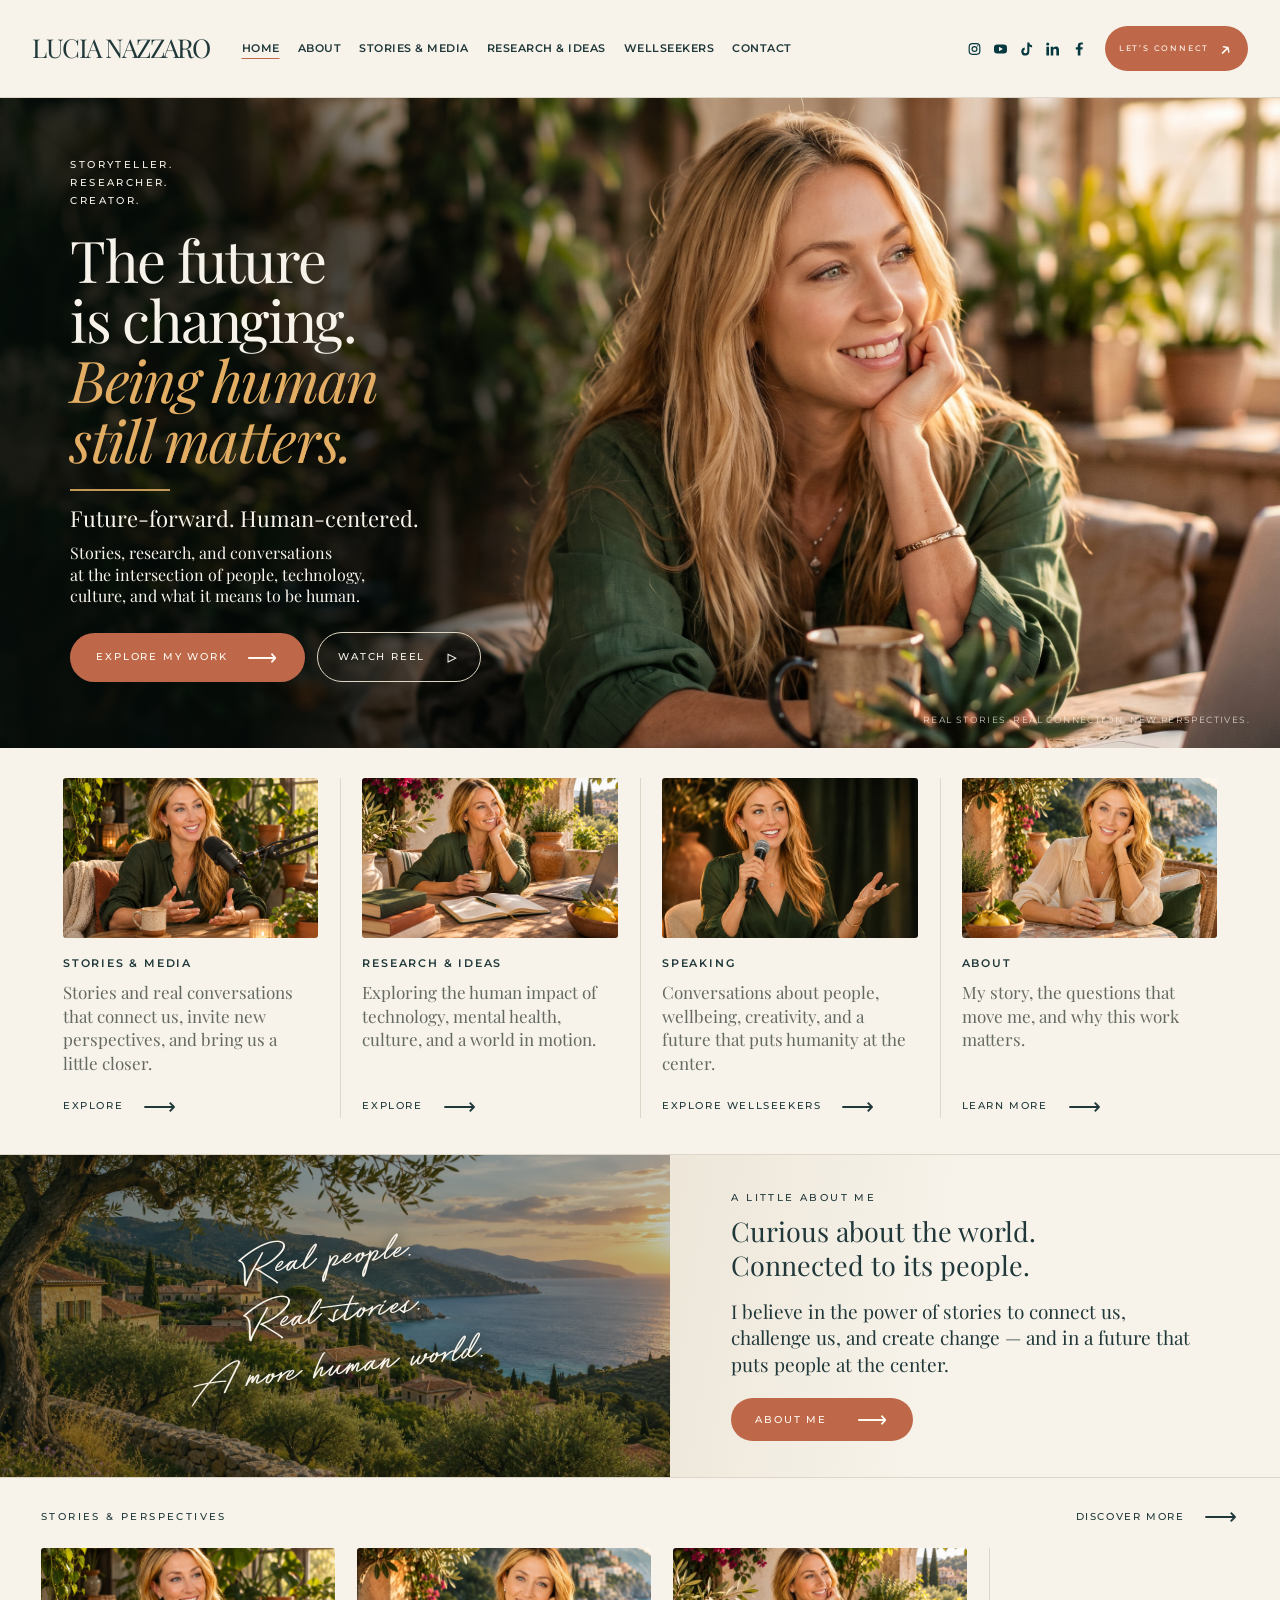
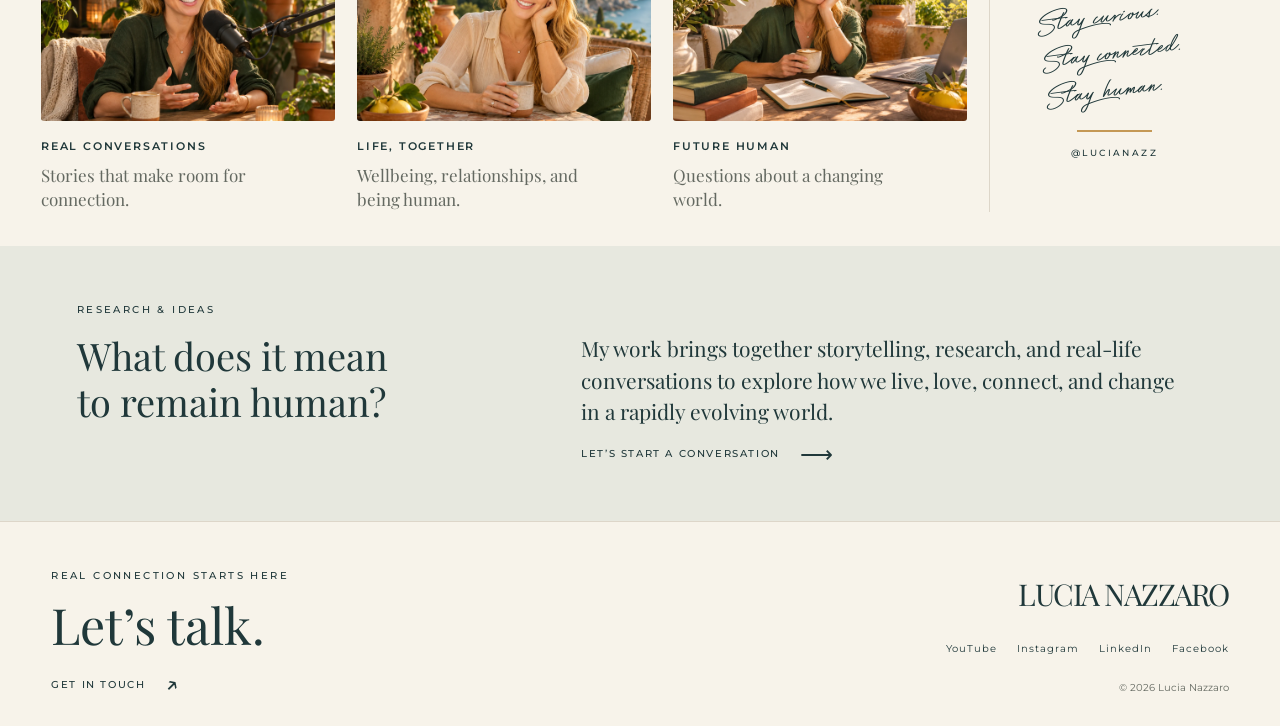
<file: index.html>
<!doctype html>
<html lang="en">
<head>
  <meta charset="utf-8">
  <meta name="viewport" content="width=device-width, initial-scale=1">
  <meta name="description" content="Stories, research, and real-life conversations exploring connection, culture, wellbeing, and what makes us human.">
  <title>Lucia Nazzaro — Future-forward. Human-centered.</title>
  <link rel="stylesheet" href="styles.css">
  <script src="site.js" defer></script>
</head>
<body>
<a class="skip-link" href="#main">Skip to content</a>
<header class="site-header">
  <a class="wordmark" href="index.html" aria-label="Lucia Nazzaro home">LUCIA NAZZARO</a>
  <button class="menu-toggle" aria-controls="navigation" aria-expanded="false">Menu <span aria-hidden="true">☰</span></button>
  <nav id="navigation" aria-label="Main navigation">
    <a href="index.html" aria-current="page">Home</a><a href="about.html">About</a><a href="media.html">Stories &amp; Media</a><a href="research.html">Research &amp; Ideas</a><a href="https://wellseekers.com/">WellSeekers</a><a href="contact.html">Contact</a>
  </nav>
  <div class="header-socials" aria-label="Social media">
    <a href="https://www.instagram.com/lucianazz/" aria-label="Instagram"><svg class="instagram-mark" viewBox="0 0 24 24" aria-hidden="true"><rect x="2.2" y="2.2" width="19.6" height="19.6" rx="6"/><circle cx="12" cy="12" r="4.5"/><circle class="solid" cx="17.8" cy="6.2" r="1.35"/></svg></a>
    <a href="https://www.youtube.com/@lucianazzaro" aria-label="YouTube"><svg viewBox="0 0 24 24" aria-hidden="true"><path fill-rule="evenodd" d="M6 3.5h12a6 6 0 0 1 6 6v5a6 6 0 0 1-6 6H6a6 6 0 0 1-6-6v-5a6 6 0 0 1 6-6Zm3.2 5.2v6.6c0 .5.5.8.9.5l5.6-3.3a.6.6 0 0 0 0-1L10.1 8.2c-.4-.3-.9 0-.9.5Z"/></svg></a>
    <button type="button" disabled aria-label="TikTok — profile link pending" title="TikTok profile link pending"><svg viewBox="0 0 24 24" aria-hidden="true"><path d="M13.5 0h3.7c.3 3 2 4.8 5.1 5.3v3.8a12 12 0 0 1-5.1-1.6v9.1a7.4 7.4 0 1 1-8.5-7.3v4a3.5 3.5 0 1 0 4.8 3.3V0Z"/></svg></button>
    <a href="https://www.linkedin.com/in/lucianazzaro/" aria-label="LinkedIn"><svg viewBox="0 0 24 24" aria-hidden="true"><path d="M.7 7.8h4.9V24H.7ZM3.2 0a2.8 2.8 0 1 0 0 5.6 2.8 2.8 0 0 0 0-5.6ZM8.7 7.8h4.7V10h.1c.7-1.3 2.3-2.7 4.7-2.7 5 0 5.8 3.3 5.8 7.5V24h-4.9v-8.2c0-2 0-4.4-2.7-4.4s-3 2.1-3 4.3V24H8.7Z"/></svg></a>
    <a href="https://www.facebook.com/lucianazzaro" aria-label="Facebook"><svg viewBox="0 0 24 24" aria-hidden="true"><path d="M15.5 24V13.1h3.7l.6-4.3h-4.3V6c0-1.3.4-2.1 2.2-2.1H20V.2C19.6.1 18.2 0 16.6 0c-3.5 0-5.9 2.1-5.9 6v2.8H7v4.3h3.7V24Z"/></svg></a>
  </div>
  <a class="button header-cta" href="contact.html">Let’s connect <span aria-hidden="true">↗</span></a>
</header>
<main id="main">
  <section class="hero" aria-labelledby="hero-title">
    <img class="hero-image" src="assets/hero.jpeg" alt="Lucia seated at a café table in warm afternoon light" fetchpriority="high">
    <div class="hero-shade"></div>
    <div class="hero-copy">
      <p class="eyebrow">Storyteller.<br>Researcher.<br>Creator.</p>
      <h1 id="hero-title">The future<br>is changing.<br><em>Being human<br>still matters.</em></h1>
      <div class="gold-rule"></div>
      <p class="hero-subtitle">Future-forward. Human-centered.</p>
      <p class="hero-description">Stories, research, and conversations<br class="desktop-break"> at the intersection of people, technology,<br class="desktop-break"> culture, and what it means to be human.</p>
      <div class="hero-actions"><a class="button" href="media.html">Explore my work <span aria-hidden="true">⟶</span></a><a class="button button-outline" href="https://www.youtube.com/watch?v=0uvvN4AVilI">Watch reel <span class="play-icon" aria-hidden="true">▷</span></a></div>
    </div>
    <span class="hero-caption">Real stories. Real connection. New perspectives.</span>
  </section>

  <section class="pathways" aria-label="Explore Lucia’s work">
    <article class="pathway" id="stories">
      <a class="image-link" href="media.html" aria-label="Explore Lucia’s existing stories and media"><img src="assets/stories.webp" alt="Editorial concept of Lucia in a conversational recording setting" loading="lazy"></a>
      <h2>Stories &amp; Media</h2><p>Stories and real conversations that connect us, invite new perspectives, and bring us a little closer.</p>
      <a class="text-link" href="media.html">Explore <span aria-hidden="true">⟶</span></a>
    </article>
    <article class="pathway" id="research">
      <a class="image-link" href="research.html" aria-label="Explore research and ideas"><img src="assets/research.webp" alt="Editorial concept of a sunlit research workspace with books and notes" loading="lazy"></a>
      <h2>Research &amp; Ideas</h2><p>Exploring the human impact of technology, mental health, culture, and a world in motion.</p>
      <a class="text-link" href="research.html">Explore <span aria-hidden="true">⟶</span></a>
    </article>
    <article class="pathway">
      <a class="image-link" href="https://wellseekers.com/" aria-label="Explore speaking through WellSeekers"><img src="assets/speaking.webp" alt="Editorial concept of Lucia holding a microphone" loading="lazy"></a>
      <h2>Speaking</h2><p>Conversations about people, wellbeing, creativity, and a future that puts humanity at the center.</p>
      <a class="text-link" href="https://wellseekers.com/">Explore WellSeekers <span aria-hidden="true">⟶</span></a>
    </article>
    <article class="pathway">
      <a class="image-link" href="about.html" aria-label="Learn about Lucia"><img src="assets/about.webp" alt="Editorial concept of Lucia on a Mediterranean terrace" loading="lazy"></a>
      <h2>About</h2><p>My story, the questions that move me, and why this work matters.</p>
      <a class="text-link" href="about.html">Learn more <span aria-hidden="true">⟶</span></a>
    </article>
  </section>

  <section class="statement" id="about" aria-labelledby="about-title">
    <div class="statement-visual"><img src="assets/coast.webp" alt="Mediterranean coastal village overlooking the sea in golden light" loading="lazy"><div class="statement-overlay"></div><p class="signature">Real people.<br>Real stories.<br>A more human world.</p></div>
    <div class="statement-copy"><p class="eyebrow">A little about me</p><h2 id="about-title">Curious about the world.<br>Connected to its people.</h2><p>I believe in the power of stories to connect us, challenge us, and create change — and in a future that puts people at the center.</p><a class="button" href="about.html">About me <span aria-hidden="true">⟶</span></a></div>
  </section>

  <section class="perspectives" aria-labelledby="perspectives-title">
    <div class="section-heading"><h2 class="eyebrow" id="perspectives-title">Stories &amp; perspectives</h2><a class="text-link" href="media.html">Discover more <span aria-hidden="true">⟶</span></a></div>
    <div class="perspective-grid">
      <a class="perspective" href="media.html"><img src="assets/stories.webp" alt="Conversational recording concept" loading="lazy"><h3>Real conversations</h3><p>Stories that make room for connection.</p></a>
      <a class="perspective" href="https://wellseekers.com/"><img src="assets/about.webp" alt="Mediterranean portrait concept" loading="lazy"><h3>Life, together</h3><p>Wellbeing, relationships, and being human.</p></a>
      <a class="perspective" href="research.html"><img src="assets/research.webp" alt="Books and notes in a sunlit workspace" loading="lazy"><h3>Future human</h3><p>Questions about a changing world.</p></a>
      <div class="closing-note"><p class="signature">Stay curious.<br>Stay connected.<br>Stay human.</p><div class="gold-rule"></div><span class="eyebrow">@lucianazz</span></div>
    </div>
  </section>
  <section class="research-note" id="research-note"><p class="eyebrow">Research &amp; Ideas</p><h2>What does it mean<br>to remain human?</h2><p>My work brings together storytelling, research, and real-life conversations to explore how we live, love, connect, and change in a rapidly evolving world.</p><a class="text-link" href="contact.html">Let’s start a conversation <span aria-hidden="true">⟶</span></a></section>
</main>
<footer id="contact"><div><p class="eyebrow">Real connection starts here</p><h2>Let’s talk.</h2><a class="text-link" href="contact.html">Get in touch <span aria-hidden="true">↗</span></a></div><div class="footer-right"><a class="wordmark" href="index.html">LUCIA NAZZARO</a><div class="socials" aria-label="Social profiles"><a href="https://www.youtube.com/@lucianazzaro">YouTube</a><a href="https://www.instagram.com/lucianazz/">Instagram</a><a href="https://www.linkedin.com/in/lucianazzaro/">LinkedIn</a><a href="https://www.facebook.com/lucianazzaro">Facebook</a></div><p class="copyright">© 2026 Lucia Nazzaro</p></div></footer>
</body>
</html>
</file>
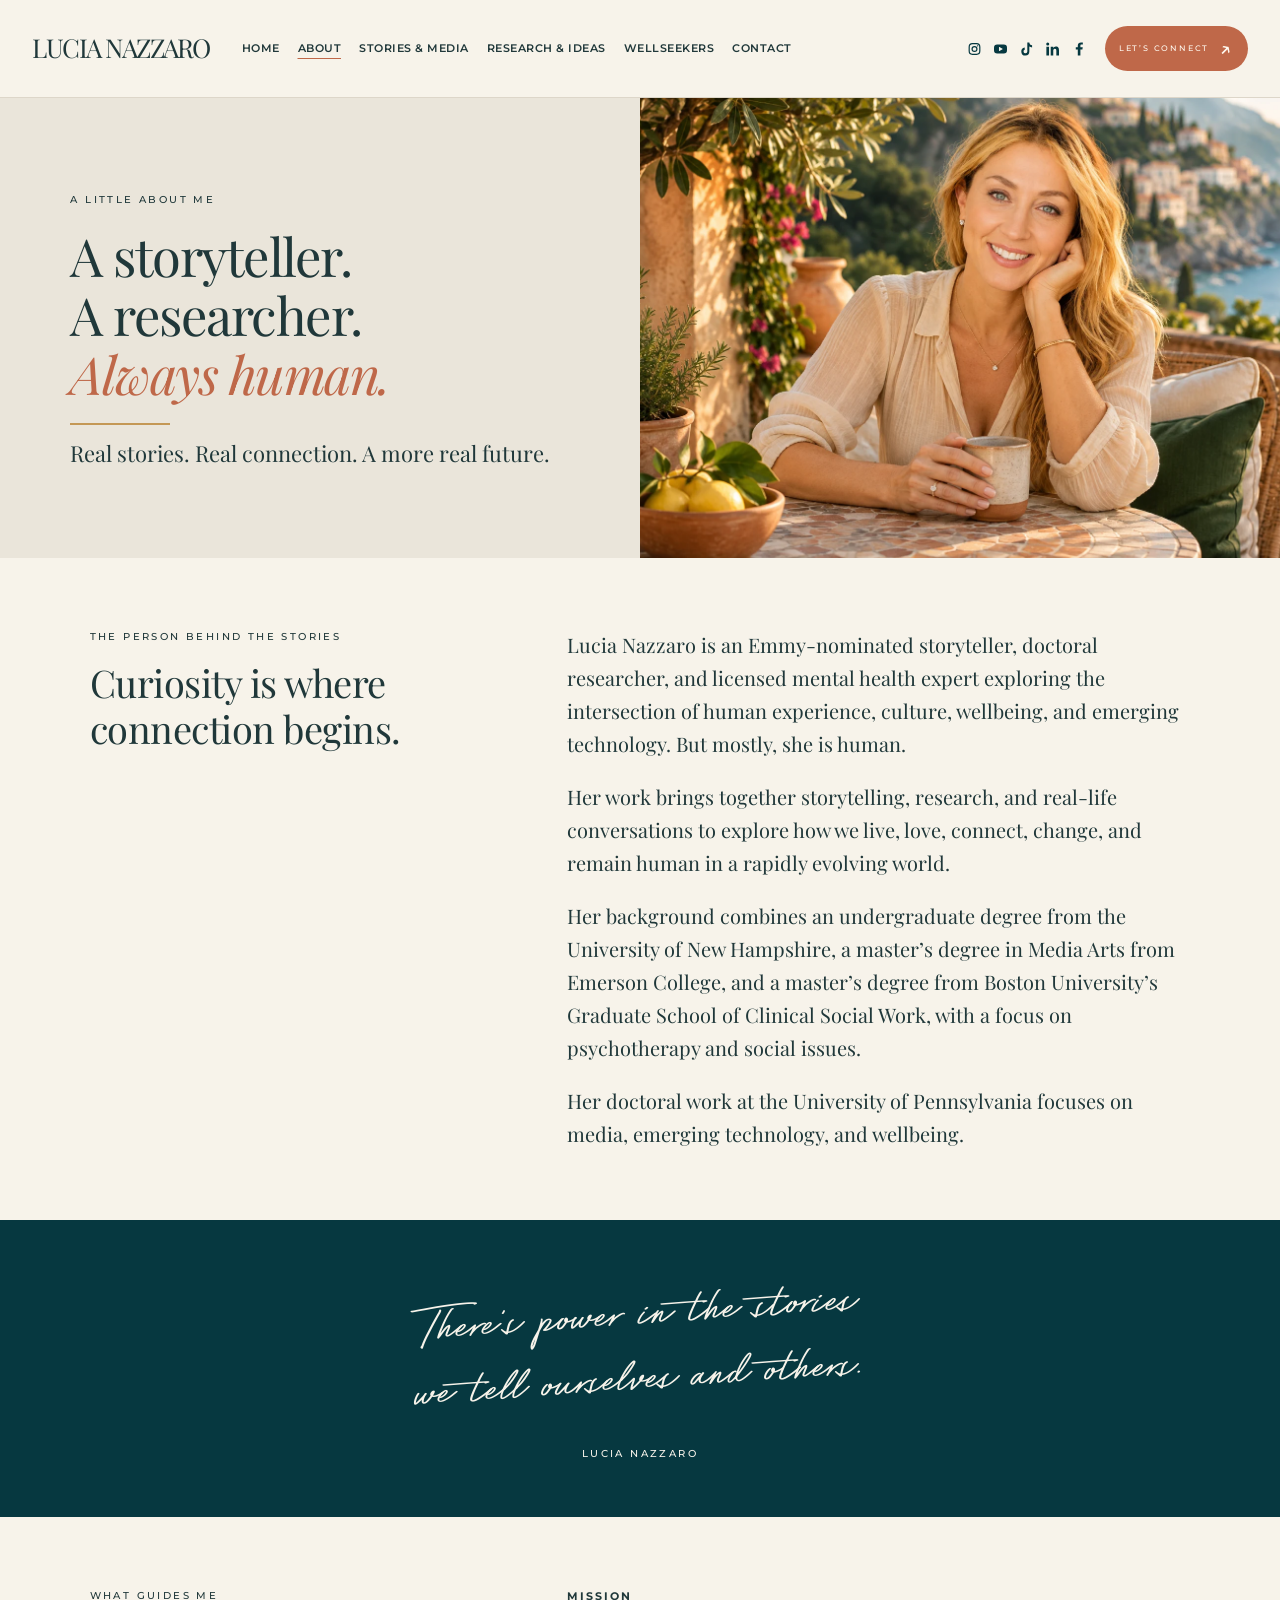
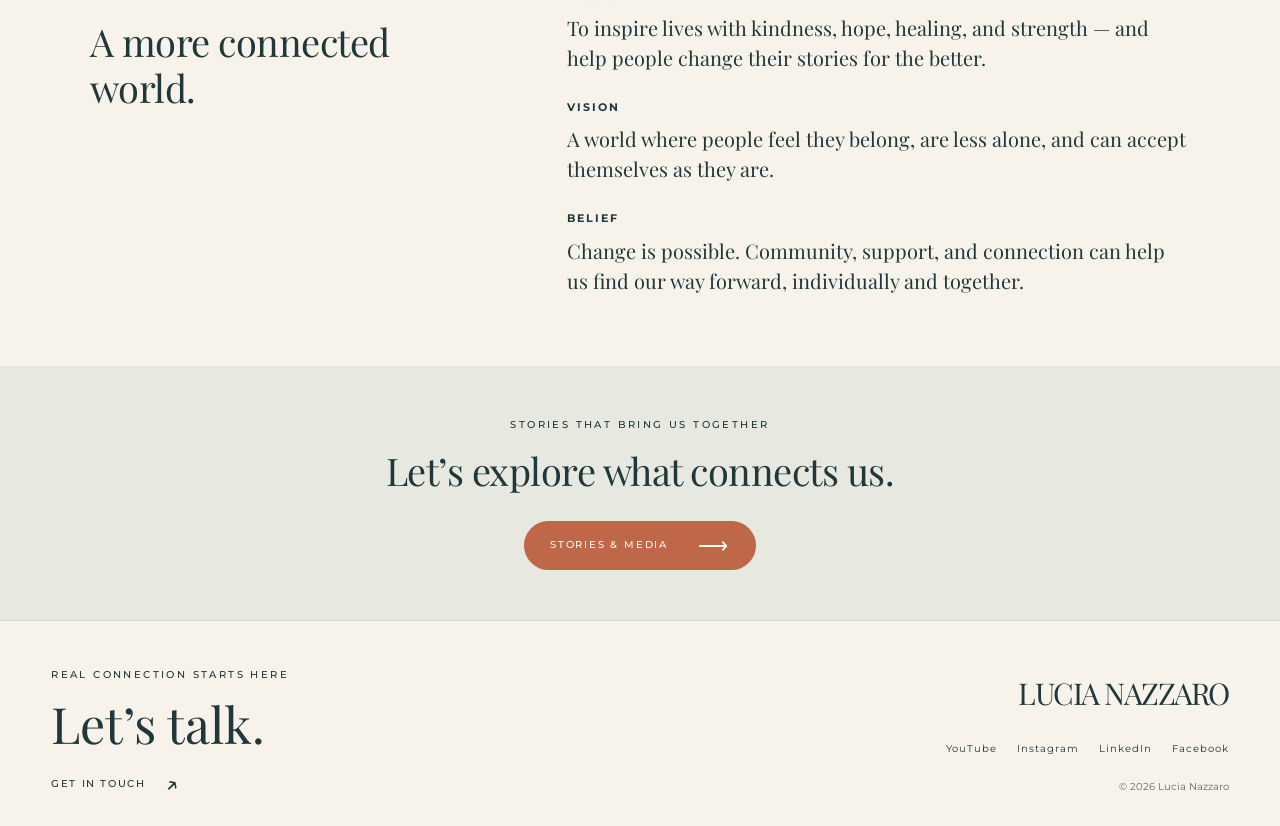
<file: about.html>
<!doctype html><html lang="en"><head><meta charset="utf-8"><meta name="viewport" content="width=device-width, initial-scale=1"><title>About Lucia Nazzaro</title><meta name="description" content="Meet Lucia: storyteller, researcher, and creator exploring human connection, culture, and wellbeing."><link rel="stylesheet" href="styles.css"><script src="site.js" defer></script></head><body><a class="skip-link" href="#main">Skip to content</a><header class="site-header">
  <a class="wordmark" href="index.html" aria-label="Lucia Nazzaro home">LUCIA NAZZARO</a>
  <button class="menu-toggle" aria-controls="navigation" aria-expanded="false">Menu <span aria-hidden="true">☰</span></button>
  <nav id="navigation" aria-label="Main navigation">
    <a href="index.html">Home</a><a href="about.html" aria-current="page">About</a><a href="media.html">Stories &amp; Media</a><a href="research.html">Research &amp; Ideas</a><a href="https://wellseekers.com/">WellSeekers</a><a href="contact.html">Contact</a>
  </nav>
  <div class="header-socials" aria-label="Social media">
    <a href="https://www.instagram.com/lucianazz/" aria-label="Instagram"><svg class="instagram-mark" viewBox="0 0 24 24" aria-hidden="true"><rect x="2.2" y="2.2" width="19.6" height="19.6" rx="6"/><circle cx="12" cy="12" r="4.5"/><circle class="solid" cx="17.8" cy="6.2" r="1.35"/></svg></a>
    <a href="https://www.youtube.com/@lucianazzaro" aria-label="YouTube"><svg viewBox="0 0 24 24" aria-hidden="true"><path fill-rule="evenodd" d="M6 3.5h12a6 6 0 0 1 6 6v5a6 6 0 0 1-6 6H6a6 6 0 0 1-6-6v-5a6 6 0 0 1 6-6Zm3.2 5.2v6.6c0 .5.5.8.9.5l5.6-3.3a.6.6 0 0 0 0-1L10.1 8.2c-.4-.3-.9 0-.9.5Z"/></svg></a>
    <button type="button" disabled aria-label="TikTok — profile link pending" title="TikTok profile link pending"><svg viewBox="0 0 24 24" aria-hidden="true"><path d="M13.5 0h3.7c.3 3 2 4.8 5.1 5.3v3.8a12 12 0 0 1-5.1-1.6v9.1a7.4 7.4 0 1 1-8.5-7.3v4a3.5 3.5 0 1 0 4.8 3.3V0Z"/></svg></button>
    <a href="https://www.linkedin.com/in/lucianazzaro/" aria-label="LinkedIn"><svg viewBox="0 0 24 24" aria-hidden="true"><path d="M.7 7.8h4.9V24H.7ZM3.2 0a2.8 2.8 0 1 0 0 5.6 2.8 2.8 0 0 0 0-5.6ZM8.7 7.8h4.7V10h.1c.7-1.3 2.3-2.7 4.7-2.7 5 0 5.8 3.3 5.8 7.5V24h-4.9v-8.2c0-2 0-4.4-2.7-4.4s-3 2.1-3 4.3V24H8.7Z"/></svg></a>
    <a href="https://www.facebook.com/lucianazzaro" aria-label="Facebook"><svg viewBox="0 0 24 24" aria-hidden="true"><path d="M15.5 24V13.1h3.7l.6-4.3h-4.3V6c0-1.3.4-2.1 2.2-2.1H20V.2C19.6.1 18.2 0 16.6 0c-3.5 0-5.9 2.1-5.9 6v2.8H7v4.3h3.7V24Z"/></svg></a>
  </div>
  <a class="button header-cta" href="contact.html">Let’s connect <span aria-hidden="true">↗</span></a>
</header><main id="main"><section class="page-intro"><div class="page-intro-copy"><p class="eyebrow">A little about me</p><h1>A storyteller.<br>A researcher.<br><em>Always human.</em></h1><div class="gold-rule"></div><p class="page-lead">Real stories. Real connection. A more real future.</p></div><img src="assets/about.webp" alt="Editorial portrait concept of Lucia on a Mediterranean terrace" fetchpriority="high"></section>
<section class="editorial-section biography"><div><p class="eyebrow">The person behind the stories</p><h2>Curiosity is where<br>connection begins.</h2></div><div class="prose"><p>Lucia Nazzaro is an Emmy-nominated storyteller, doctoral researcher, and licensed mental health expert exploring the intersection of human experience, culture, wellbeing, and emerging technology. But mostly, she is human.</p><p>Her work brings together storytelling, research, and real-life conversations to explore how we live, love, connect, change, and remain human in a rapidly evolving world.</p><p>Her background combines an undergraduate degree from the University of New Hampshire, a master’s degree in Media Arts from Emerson College, and a master’s degree from Boston University’s Graduate School of Clinical Social Work, with a focus on psychotherapy and social issues.</p><p>Her doctoral work at the University of Pennsylvania focuses on media, emerging technology, and wellbeing.</p></div></section>
<section class="pull-quote"><p class="signature">There’s power in the stories<br>we tell ourselves and others.</p><p class="eyebrow">Lucia Nazzaro</p></section>
<section class="editorial-section"><div><p class="eyebrow">What guides me</p><h2>A more connected world.</h2></div><div class="principles"><article><h3>Mission</h3><p>To inspire lives with kindness, hope, healing, and strength — and help people change their stories for the better.</p></article><article><h3>Vision</h3><p>A world where people feel they belong, are less alone, and can accept themselves as they are.</p></article><article><h3>Belief</h3><p>Change is possible. Community, support, and connection can help us find our way forward, individually and together.</p></article></div></section>
<section class="page-callout"><p class="eyebrow">Stories that bring us together</p><h2>Let’s explore what connects us.</h2><a class="button" href="media.html">Stories &amp; media <span aria-hidden="true">⟶</span></a></section></main><footer id="contact"><div><p class="eyebrow">Real connection starts here</p><h2>Let’s talk.</h2><a class="text-link" href="mailto:lucia.nazzaro@gmail.com">Get in touch <span aria-hidden="true">↗</span></a></div><div class="footer-right"><a class="wordmark" href="index.html">LUCIA NAZZARO</a><div class="socials" aria-label="Social profiles"><a href="https://www.youtube.com/@lucianazzaro">YouTube</a><a href="https://www.instagram.com/lucianazz/">Instagram</a><a href="https://www.linkedin.com/in/lucianazzaro/">LinkedIn</a><a href="https://www.facebook.com/lucianazzaro">Facebook</a></div><p class="copyright">© 2026 Lucia Nazzaro</p></div></footer></body></html>
</file>
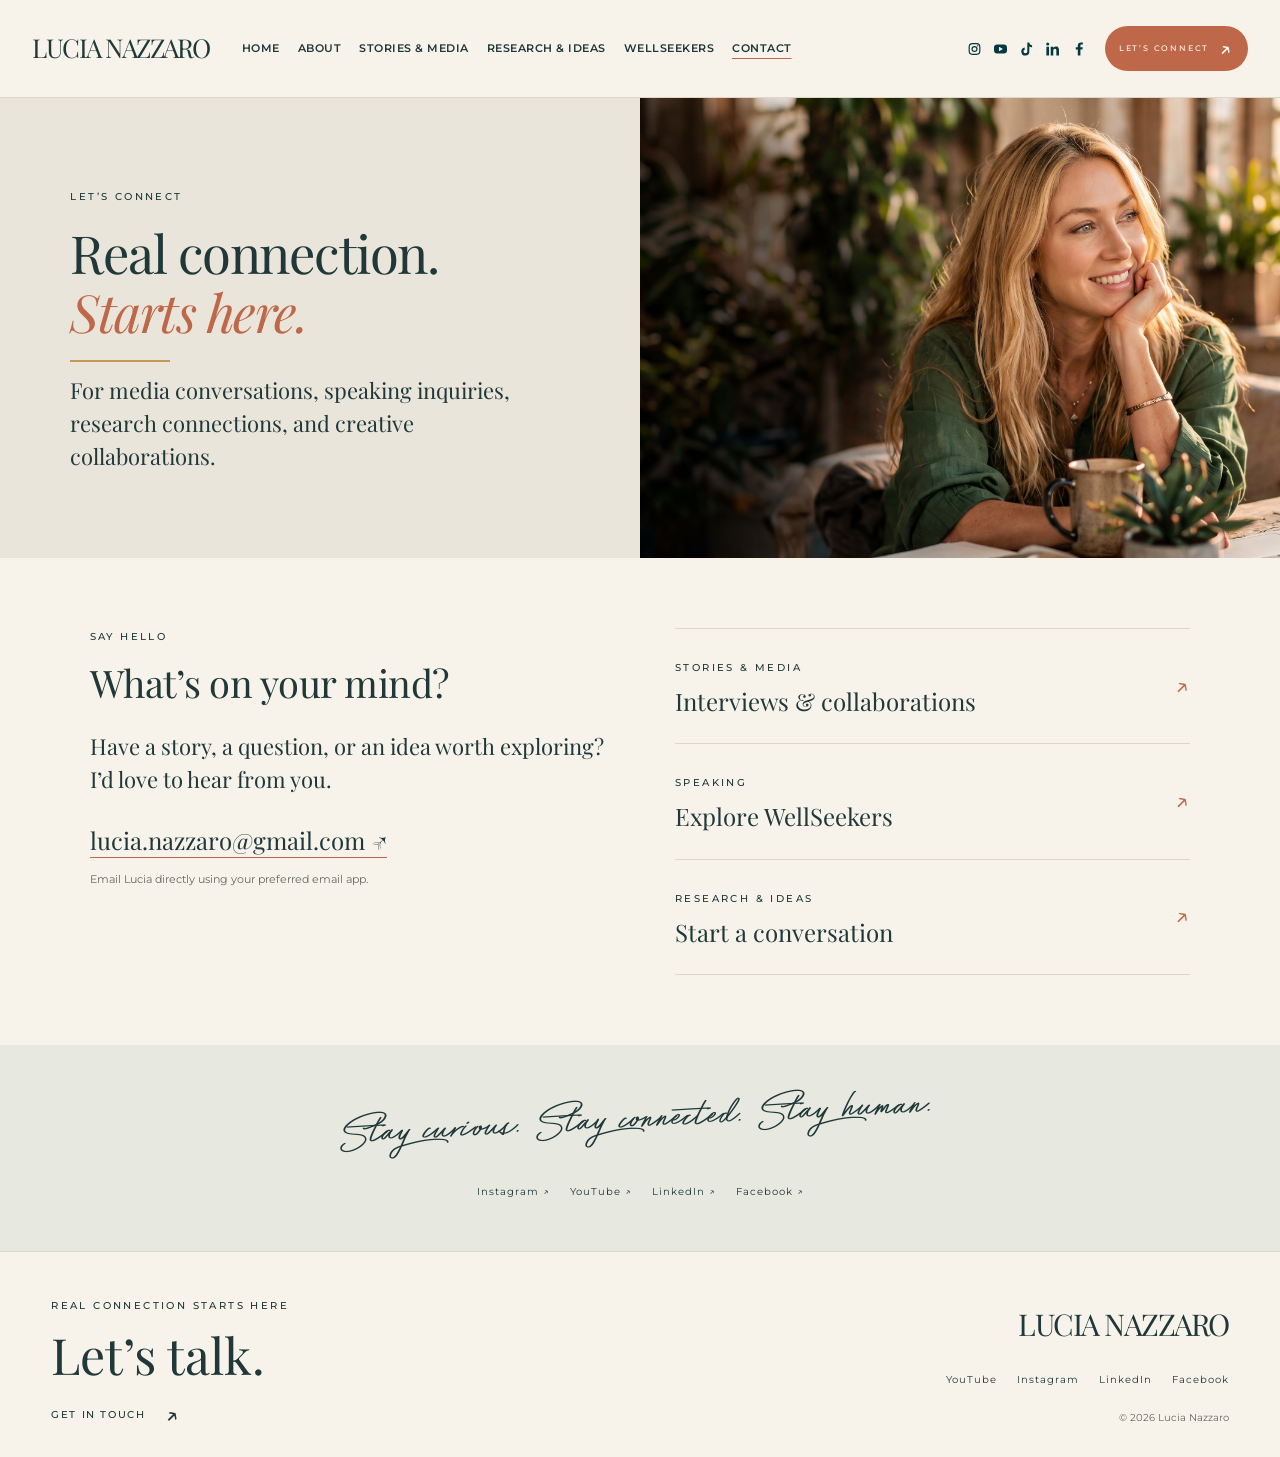
<file: contact.html>
<!doctype html><html lang="en"><head><meta charset="utf-8"><meta name="viewport" content="width=device-width, initial-scale=1"><title>Contact — Lucia Nazzaro</title><meta name="description" content="Connect with Lucia for media, speaking, research, and creative collaborations."><link rel="stylesheet" href="styles.css"><script src="site.js" defer></script></head><body><a class="skip-link" href="#main">Skip to content</a><header class="site-header">
  <a class="wordmark" href="index.html" aria-label="Lucia Nazzaro home">LUCIA NAZZARO</a>
  <button class="menu-toggle" aria-controls="navigation" aria-expanded="false">Menu <span aria-hidden="true">☰</span></button>
  <nav id="navigation" aria-label="Main navigation">
    <a href="index.html">Home</a><a href="about.html">About</a><a href="media.html">Stories &amp; Media</a><a href="research.html">Research &amp; Ideas</a><a href="https://wellseekers.com/">WellSeekers</a><a href="contact.html" aria-current="page">Contact</a>
  </nav>
  <div class="header-socials" aria-label="Social media">
    <a href="https://www.instagram.com/lucianazz/" aria-label="Instagram"><svg class="instagram-mark" viewBox="0 0 24 24" aria-hidden="true"><rect x="2.2" y="2.2" width="19.6" height="19.6" rx="6"/><circle cx="12" cy="12" r="4.5"/><circle class="solid" cx="17.8" cy="6.2" r="1.35"/></svg></a>
    <a href="https://www.youtube.com/@lucianazzaro" aria-label="YouTube"><svg viewBox="0 0 24 24" aria-hidden="true"><path fill-rule="evenodd" d="M6 3.5h12a6 6 0 0 1 6 6v5a6 6 0 0 1-6 6H6a6 6 0 0 1-6-6v-5a6 6 0 0 1 6-6Zm3.2 5.2v6.6c0 .5.5.8.9.5l5.6-3.3a.6.6 0 0 0 0-1L10.1 8.2c-.4-.3-.9 0-.9.5Z"/></svg></a>
    <button type="button" disabled aria-label="TikTok — profile link pending" title="TikTok profile link pending"><svg viewBox="0 0 24 24" aria-hidden="true"><path d="M13.5 0h3.7c.3 3 2 4.8 5.1 5.3v3.8a12 12 0 0 1-5.1-1.6v9.1a7.4 7.4 0 1 1-8.5-7.3v4a3.5 3.5 0 1 0 4.8 3.3V0Z"/></svg></button>
    <a href="https://www.linkedin.com/in/lucianazzaro/" aria-label="LinkedIn"><svg viewBox="0 0 24 24" aria-hidden="true"><path d="M.7 7.8h4.9V24H.7ZM3.2 0a2.8 2.8 0 1 0 0 5.6 2.8 2.8 0 0 0 0-5.6ZM8.7 7.8h4.7V10h.1c.7-1.3 2.3-2.7 4.7-2.7 5 0 5.8 3.3 5.8 7.5V24h-4.9v-8.2c0-2 0-4.4-2.7-4.4s-3 2.1-3 4.3V24H8.7Z"/></svg></a>
    <a href="https://www.facebook.com/lucianazzaro" aria-label="Facebook"><svg viewBox="0 0 24 24" aria-hidden="true"><path d="M15.5 24V13.1h3.7l.6-4.3h-4.3V6c0-1.3.4-2.1 2.2-2.1H20V.2C19.6.1 18.2 0 16.6 0c-3.5 0-5.9 2.1-5.9 6v2.8H7v4.3h3.7V24Z"/></svg></a>
  </div>
  <a class="button header-cta" href="contact.html">Let’s connect <span aria-hidden="true">↗</span></a>
</header><main id="main"><section class="page-intro"><div class="page-intro-copy"><p class="eyebrow">Let’s connect</p><h1>Real connection.<br><em>Starts here.</em></h1><div class="gold-rule"></div><p class="page-lead">For media conversations, speaking inquiries, research connections, and creative collaborations.</p></div><img src="assets/hero.jpeg" alt="Lucia seated in warm afternoon light" fetchpriority="high"></section>
<section class="contact-layout"><div><p class="eyebrow">Say hello</p><h2>What’s on your mind?</h2><p class="page-lead">Have a story, a question, or an idea worth exploring? I’d love to hear from you.</p><a class="contact-email" href="mailto:lucia.nazzaro@gmail.com">lucia.nazzaro@gmail.com <span aria-hidden="true">↗</span></a><p class="contact-help">Email Lucia directly using your preferred email app.</p></div><div class="inquiry-list"><a href="mailto:lucia.nazzaro@gmail.com?subject=Media%20inquiry"><span><span class="eyebrow">Stories &amp; Media</span><strong>Interviews &amp; collaborations</strong></span><span aria-hidden="true">↗</span></a><a href="https://wellseekers.com/"><span><span class="eyebrow">Speaking</span><strong>Explore WellSeekers</strong></span><span aria-hidden="true">↗</span></a><a href="mailto:lucia.nazzaro@gmail.com?subject=Research%20connection"><span><span class="eyebrow">Research &amp; Ideas</span><strong>Start a conversation</strong></span><span aria-hidden="true">↗</span></a></div></section>
<section class="contact-social-section"><p class="signature">Stay curious. Stay connected. Stay human.</p><div class="socials"><a href="https://www.instagram.com/lucianazz/">Instagram ↗</a><a href="https://www.youtube.com/@lucianazzaro">YouTube ↗</a><a href="https://www.linkedin.com/in/lucianazzaro/">LinkedIn ↗</a><a href="https://www.facebook.com/lucianazzaro">Facebook ↗</a></div></section></main><footer id="contact"><div><p class="eyebrow">Real connection starts here</p><h2>Let’s talk.</h2><a class="text-link" href="mailto:lucia.nazzaro@gmail.com">Get in touch <span aria-hidden="true">↗</span></a></div><div class="footer-right"><a class="wordmark" href="index.html">LUCIA NAZZARO</a><div class="socials" aria-label="Social profiles"><a href="https://www.youtube.com/@lucianazzaro">YouTube</a><a href="https://www.instagram.com/lucianazz/">Instagram</a><a href="https://www.linkedin.com/in/lucianazzaro/">LinkedIn</a><a href="https://www.facebook.com/lucianazzaro">Facebook</a></div><p class="copyright">© 2026 Lucia Nazzaro</p></div></footer></body></html>
</file>
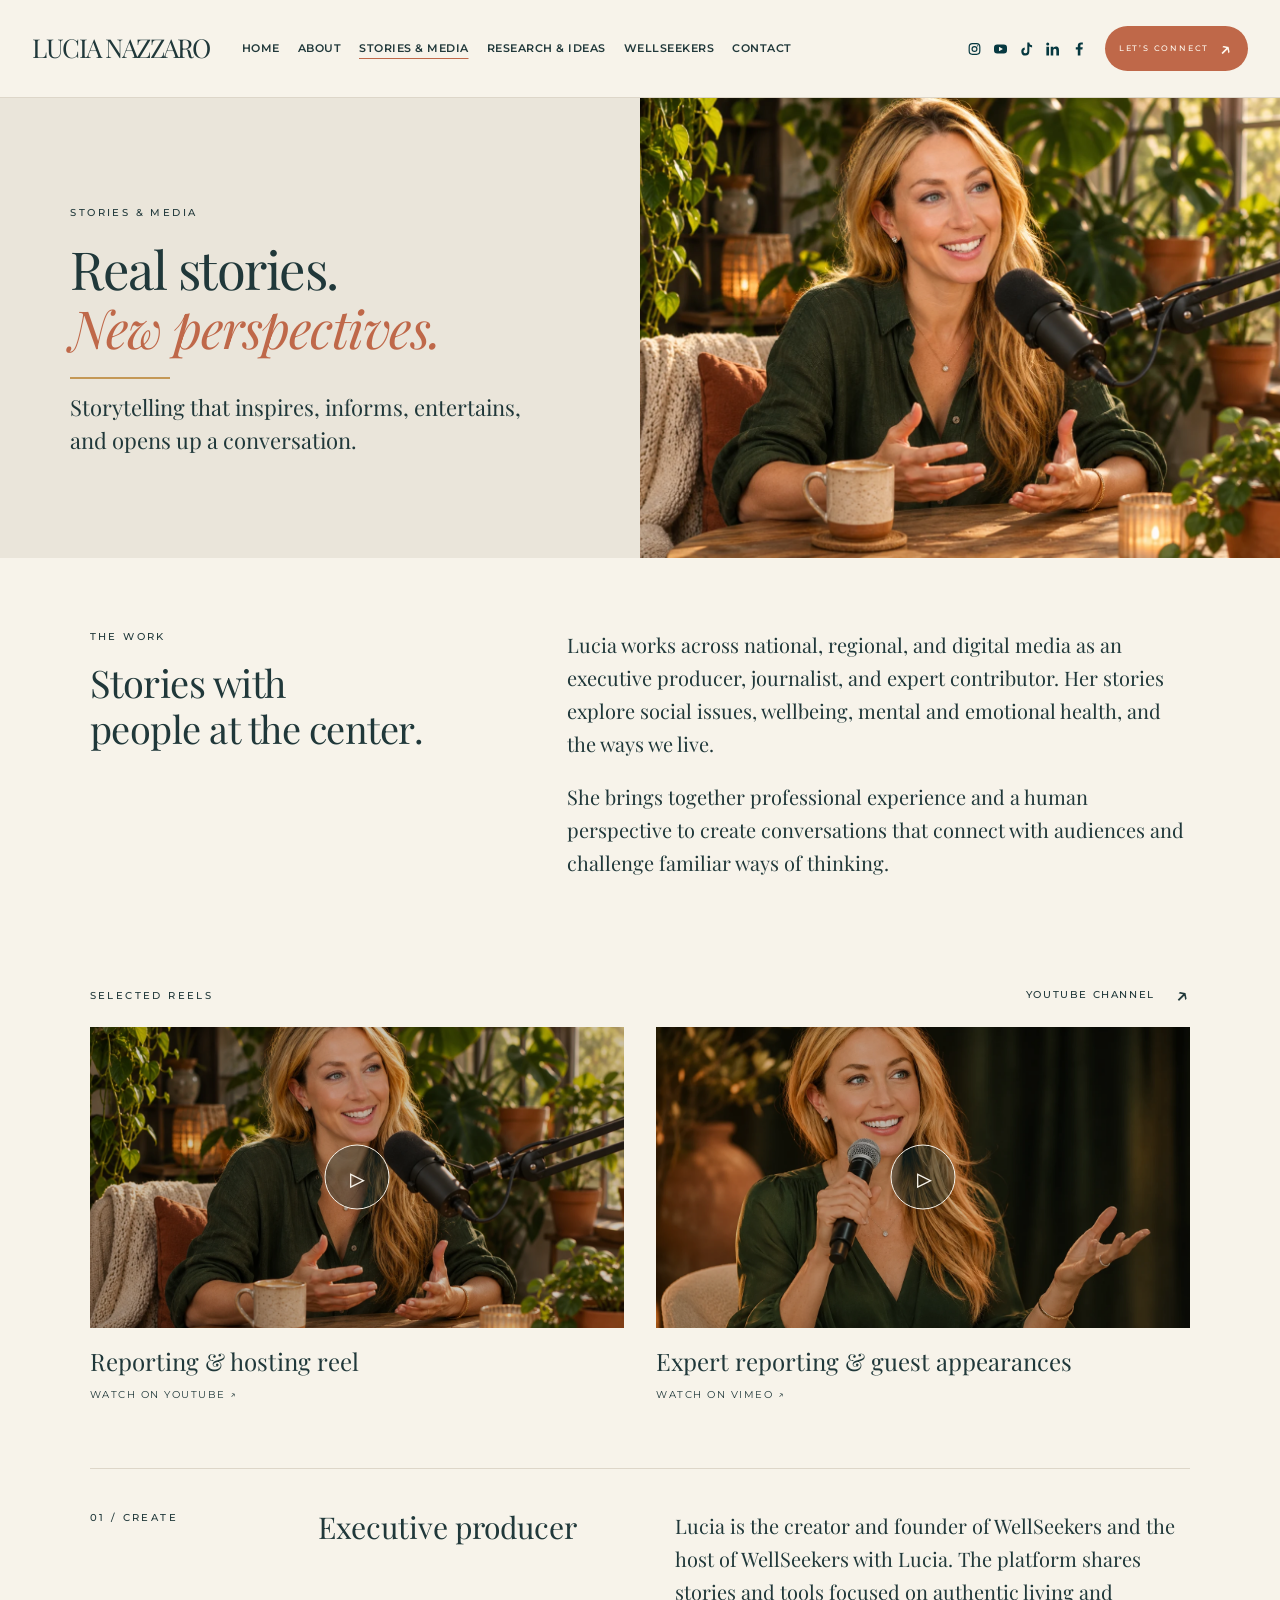
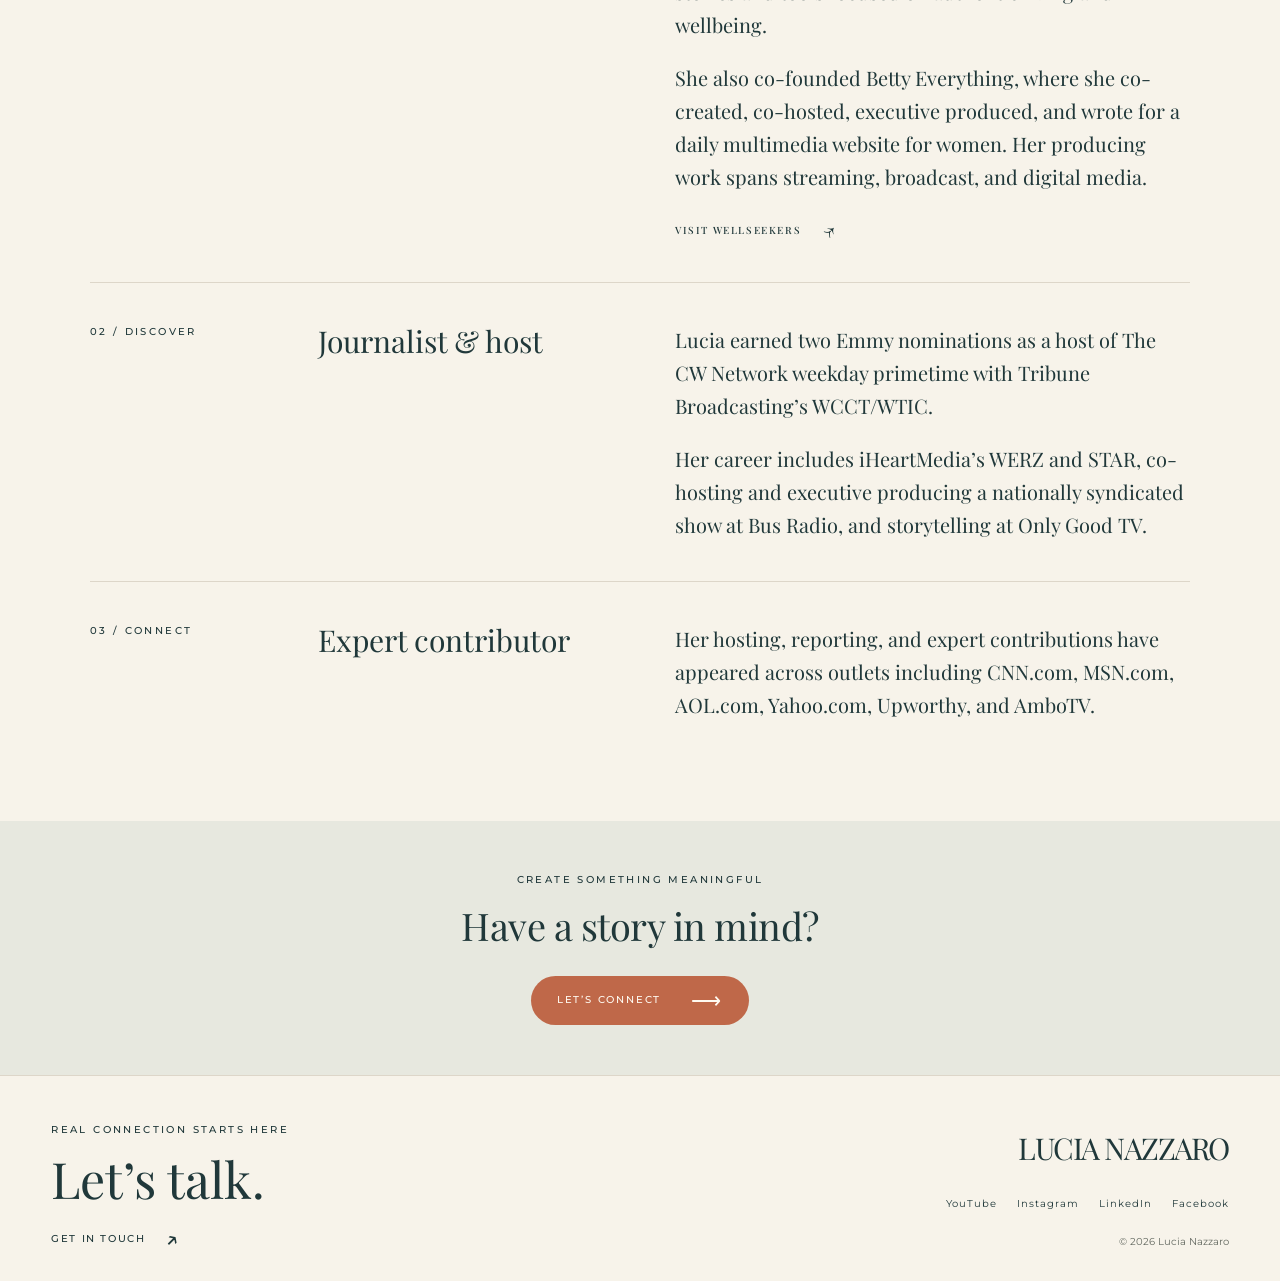
<file: media.html>
<!doctype html><html lang="en"><head><meta charset="utf-8"><meta name="viewport" content="width=device-width, initial-scale=1"><title>Stories & Media — Lucia Nazzaro</title><meta name="description" content="Explore Lucia’s storytelling, journalism, producing, and selected reels."><link rel="stylesheet" href="styles.css"><script src="site.js" defer></script></head><body><a class="skip-link" href="#main">Skip to content</a><header class="site-header">
  <a class="wordmark" href="index.html" aria-label="Lucia Nazzaro home">LUCIA NAZZARO</a>
  <button class="menu-toggle" aria-controls="navigation" aria-expanded="false">Menu <span aria-hidden="true">☰</span></button>
  <nav id="navigation" aria-label="Main navigation">
    <a href="index.html">Home</a><a href="about.html">About</a><a href="media.html" aria-current="page">Stories &amp; Media</a><a href="research.html">Research &amp; Ideas</a><a href="https://wellseekers.com/">WellSeekers</a><a href="contact.html">Contact</a>
  </nav>
  <div class="header-socials" aria-label="Social media">
    <a href="https://www.instagram.com/lucianazz/" aria-label="Instagram"><svg class="instagram-mark" viewBox="0 0 24 24" aria-hidden="true"><rect x="2.2" y="2.2" width="19.6" height="19.6" rx="6"/><circle cx="12" cy="12" r="4.5"/><circle class="solid" cx="17.8" cy="6.2" r="1.35"/></svg></a>
    <a href="https://www.youtube.com/@lucianazzaro" aria-label="YouTube"><svg viewBox="0 0 24 24" aria-hidden="true"><path fill-rule="evenodd" d="M6 3.5h12a6 6 0 0 1 6 6v5a6 6 0 0 1-6 6H6a6 6 0 0 1-6-6v-5a6 6 0 0 1 6-6Zm3.2 5.2v6.6c0 .5.5.8.9.5l5.6-3.3a.6.6 0 0 0 0-1L10.1 8.2c-.4-.3-.9 0-.9.5Z"/></svg></a>
    <button type="button" disabled aria-label="TikTok — profile link pending" title="TikTok profile link pending"><svg viewBox="0 0 24 24" aria-hidden="true"><path d="M13.5 0h3.7c.3 3 2 4.8 5.1 5.3v3.8a12 12 0 0 1-5.1-1.6v9.1a7.4 7.4 0 1 1-8.5-7.3v4a3.5 3.5 0 1 0 4.8 3.3V0Z"/></svg></button>
    <a href="https://www.linkedin.com/in/lucianazzaro/" aria-label="LinkedIn"><svg viewBox="0 0 24 24" aria-hidden="true"><path d="M.7 7.8h4.9V24H.7ZM3.2 0a2.8 2.8 0 1 0 0 5.6 2.8 2.8 0 0 0 0-5.6ZM8.7 7.8h4.7V10h.1c.7-1.3 2.3-2.7 4.7-2.7 5 0 5.8 3.3 5.8 7.5V24h-4.9v-8.2c0-2 0-4.4-2.7-4.4s-3 2.1-3 4.3V24H8.7Z"/></svg></a>
    <a href="https://www.facebook.com/lucianazzaro" aria-label="Facebook"><svg viewBox="0 0 24 24" aria-hidden="true"><path d="M15.5 24V13.1h3.7l.6-4.3h-4.3V6c0-1.3.4-2.1 2.2-2.1H20V.2C19.6.1 18.2 0 16.6 0c-3.5 0-5.9 2.1-5.9 6v2.8H7v4.3h3.7V24Z"/></svg></a>
  </div>
  <a class="button header-cta" href="contact.html">Let’s connect <span aria-hidden="true">↗</span></a>
</header><main id="main"><section class="page-intro"><div class="page-intro-copy"><p class="eyebrow">Stories & Media</p><h1>Real stories.<br><em>New perspectives.</em></h1><div class="gold-rule"></div><p class="page-lead">Storytelling that inspires, informs, entertains, and opens up a conversation.</p></div><img src="assets/stories.webp" alt="Editorial concept of Lucia in a recording setting" fetchpriority="high"></section>
<section class="editorial-section"><div><p class="eyebrow">The work</p><h2>Stories with<br>people at the center.</h2></div><div class="prose"><p>Lucia works across national, regional, and digital media as an executive producer, journalist, and expert contributor. Her stories explore social issues, wellbeing, mental and emotional health, and the ways we live.</p><p>She brings together professional experience and a human perspective to create conversations that connect with audiences and challenge familiar ways of thinking.</p></div></section>
<section class="reel-section" id="reels"><div class="section-heading"><h2 class="eyebrow">Selected reels</h2><a class="text-link" href="https://www.youtube.com/@lucianazzaro">YouTube channel <span aria-hidden="true">↗</span></a></div><div class="reel-grid"><a class="reel-card" href="https://www.youtube.com/watch?v=0uvvN4AVilI"><div class="reel-cover"><img src="assets/stories.webp" alt="Editorial recording concept"><span class="reel-play" aria-hidden="true">▷</span></div><h3>Reporting &amp; hosting reel</h3><p>Watch on YouTube <span aria-hidden="true">↗</span></p></a><a class="reel-card" href="https://vimeo.com/255317415"><div class="reel-cover"><img src="assets/speaking.webp" alt="Editorial speaking concept"><span class="reel-play" aria-hidden="true">▷</span></div><h3>Expert reporting &amp; guest appearances</h3><p>Watch on Vimeo <span aria-hidden="true">↗</span></p></a></div></section>
<section class="work-list"><article><span class="eyebrow">01 / Create</span><h2>Executive producer</h2><div class="prose"><p>Lucia is the creator and founder of WellSeekers and the host of WellSeekers with Lucia. The platform shares stories and tools focused on authentic living and wellbeing.</p><p>She also co-founded Betty Everything, where she co-created, co-hosted, executive produced, and wrote for a daily multimedia website for women. Her producing work spans streaming, broadcast, and digital media.</p><a class="text-link" href="https://wellseekers.com/">Visit WellSeekers <span aria-hidden="true">↗</span></a></div></article><article><span class="eyebrow">02 / Discover</span><h2>Journalist &amp; host</h2><div class="prose"><p>Lucia earned two Emmy nominations as a host of The CW Network weekday primetime with Tribune Broadcasting’s WCCT/WTIC.</p><p>Her career includes iHeartMedia’s WERZ and STAR, co-hosting and executive producing a nationally syndicated show at Bus Radio, and storytelling at Only Good TV.</p></div></article><article><span class="eyebrow">03 / Connect</span><h2>Expert contributor</h2><div class="prose"><p>Her hosting, reporting, and expert contributions have appeared across outlets including CNN.com, MSN.com, AOL.com, Yahoo.com, Upworthy, and AmboTV.</p></div></article></section>
<section class="page-callout"><p class="eyebrow">Create something meaningful</p><h2>Have a story in mind?</h2><a class="button" href="contact.html">Let’s connect <span aria-hidden="true">⟶</span></a></section></main><footer id="contact"><div><p class="eyebrow">Real connection starts here</p><h2>Let’s talk.</h2><a class="text-link" href="mailto:lucia.nazzaro@gmail.com">Get in touch <span aria-hidden="true">↗</span></a></div><div class="footer-right"><a class="wordmark" href="index.html">LUCIA NAZZARO</a><div class="socials" aria-label="Social profiles"><a href="https://www.youtube.com/@lucianazzaro">YouTube</a><a href="https://www.instagram.com/lucianazz/">Instagram</a><a href="https://www.linkedin.com/in/lucianazzaro/">LinkedIn</a><a href="https://www.facebook.com/lucianazzaro">Facebook</a></div><p class="copyright">© 2026 Lucia Nazzaro</p></div></footer></body></html>
</file>
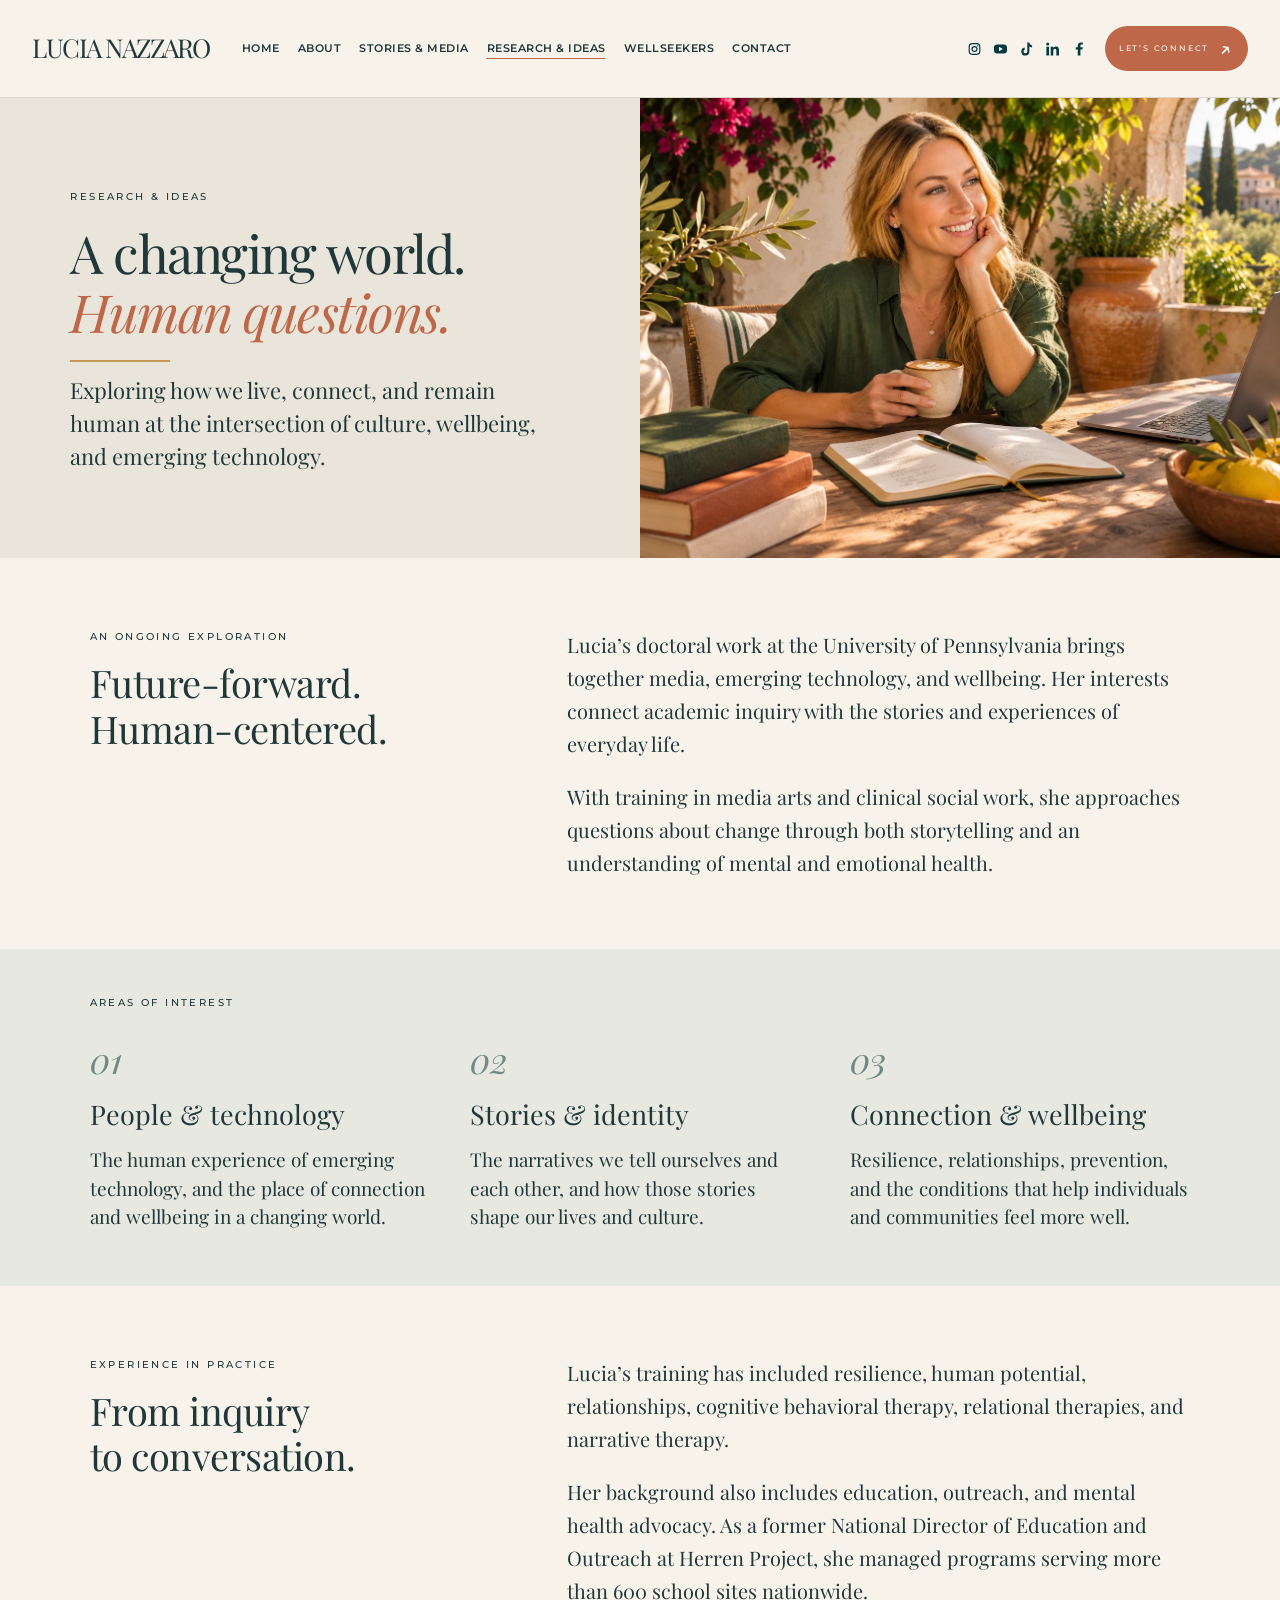
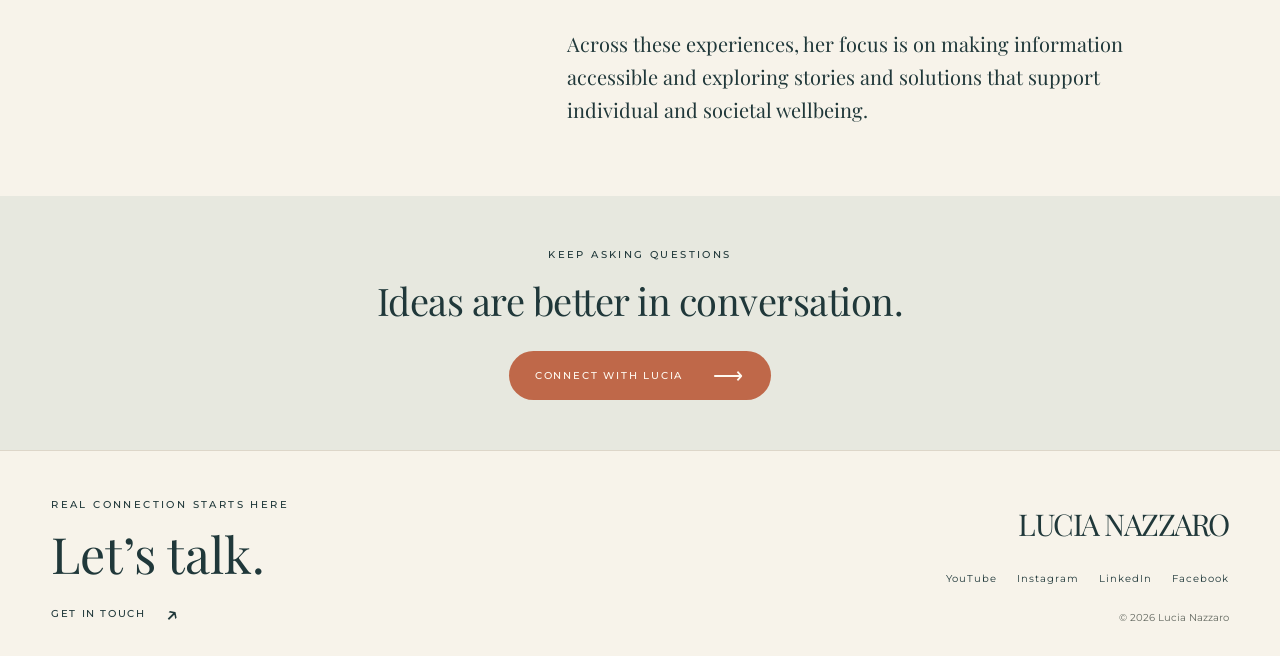
<file: research.html>
<!doctype html><html lang="en"><head><meta charset="utf-8"><meta name="viewport" content="width=device-width, initial-scale=1"><title>Research & Ideas — Lucia Nazzaro</title><meta name="description" content="Exploring media, emerging technology, human experience, and individual and cultural wellbeing."><link rel="stylesheet" href="styles.css"><script src="site.js" defer></script></head><body><a class="skip-link" href="#main">Skip to content</a><header class="site-header">
  <a class="wordmark" href="index.html" aria-label="Lucia Nazzaro home">LUCIA NAZZARO</a>
  <button class="menu-toggle" aria-controls="navigation" aria-expanded="false">Menu <span aria-hidden="true">☰</span></button>
  <nav id="navigation" aria-label="Main navigation">
    <a href="index.html">Home</a><a href="about.html">About</a><a href="media.html">Stories &amp; Media</a><a href="research.html" aria-current="page">Research &amp; Ideas</a><a href="https://wellseekers.com/">WellSeekers</a><a href="contact.html">Contact</a>
  </nav>
  <div class="header-socials" aria-label="Social media">
    <a href="https://www.instagram.com/lucianazz/" aria-label="Instagram"><svg class="instagram-mark" viewBox="0 0 24 24" aria-hidden="true"><rect x="2.2" y="2.2" width="19.6" height="19.6" rx="6"/><circle cx="12" cy="12" r="4.5"/><circle class="solid" cx="17.8" cy="6.2" r="1.35"/></svg></a>
    <a href="https://www.youtube.com/@lucianazzaro" aria-label="YouTube"><svg viewBox="0 0 24 24" aria-hidden="true"><path fill-rule="evenodd" d="M6 3.5h12a6 6 0 0 1 6 6v5a6 6 0 0 1-6 6H6a6 6 0 0 1-6-6v-5a6 6 0 0 1 6-6Zm3.2 5.2v6.6c0 .5.5.8.9.5l5.6-3.3a.6.6 0 0 0 0-1L10.1 8.2c-.4-.3-.9 0-.9.5Z"/></svg></a>
    <button type="button" disabled aria-label="TikTok — profile link pending" title="TikTok profile link pending"><svg viewBox="0 0 24 24" aria-hidden="true"><path d="M13.5 0h3.7c.3 3 2 4.8 5.1 5.3v3.8a12 12 0 0 1-5.1-1.6v9.1a7.4 7.4 0 1 1-8.5-7.3v4a3.5 3.5 0 1 0 4.8 3.3V0Z"/></svg></button>
    <a href="https://www.linkedin.com/in/lucianazzaro/" aria-label="LinkedIn"><svg viewBox="0 0 24 24" aria-hidden="true"><path d="M.7 7.8h4.9V24H.7ZM3.2 0a2.8 2.8 0 1 0 0 5.6 2.8 2.8 0 0 0 0-5.6ZM8.7 7.8h4.7V10h.1c.7-1.3 2.3-2.7 4.7-2.7 5 0 5.8 3.3 5.8 7.5V24h-4.9v-8.2c0-2 0-4.4-2.7-4.4s-3 2.1-3 4.3V24H8.7Z"/></svg></a>
    <a href="https://www.facebook.com/lucianazzaro" aria-label="Facebook"><svg viewBox="0 0 24 24" aria-hidden="true"><path d="M15.5 24V13.1h3.7l.6-4.3h-4.3V6c0-1.3.4-2.1 2.2-2.1H20V.2C19.6.1 18.2 0 16.6 0c-3.5 0-5.9 2.1-5.9 6v2.8H7v4.3h3.7V24Z"/></svg></a>
  </div>
  <a class="button header-cta" href="contact.html">Let’s connect <span aria-hidden="true">↗</span></a>
</header><main id="main"><section class="page-intro"><div class="page-intro-copy"><p class="eyebrow">Research & Ideas</p><h1>A changing world.<br><em>Human questions.</em></h1><div class="gold-rule"></div><p class="page-lead">Exploring how we live, connect, and remain human at the intersection of culture, wellbeing, and emerging technology.</p></div><img src="assets/research.webp" alt="Editorial concept of a sunlit workspace with books and notes" fetchpriority="high"></section>
<section class="editorial-section"><div><p class="eyebrow">An ongoing exploration</p><h2>Future-forward.<br>Human-centered.</h2></div><div class="prose"><p>Lucia’s doctoral work at the University of Pennsylvania brings together media, emerging technology, and wellbeing. Her interests connect academic inquiry with the stories and experiences of everyday life.</p><p>With training in media arts and clinical social work, she approaches questions about change through both storytelling and an understanding of mental and emotional health.</p></div></section>
<section class="topic-section"><p class="eyebrow">Areas of interest</p><div class="topic-grid"><article><span class="topic-number">01</span><h2>People &amp; technology</h2><p>The human experience of emerging technology, and the place of connection and wellbeing in a changing world.</p></article><article><span class="topic-number">02</span><h2>Stories &amp; identity</h2><p>The narratives we tell ourselves and each other, and how those stories shape our lives and culture.</p></article><article><span class="topic-number">03</span><h2>Connection &amp; wellbeing</h2><p>Resilience, relationships, prevention, and the conditions that help individuals and communities feel more well.</p></article></div></section>
<section class="editorial-section"><div><p class="eyebrow">Experience in practice</p><h2>From inquiry<br>to conversation.</h2></div><div class="prose"><p>Lucia’s training has included resilience, human potential, relationships, cognitive behavioral therapy, relational therapies, and narrative therapy.</p><p>Her background also includes education, outreach, and mental health advocacy. As a former National Director of Education and Outreach at Herren Project, she managed programs serving more than 600 school sites nationwide.</p><p>Across these experiences, her focus is on making information accessible and exploring stories and solutions that support individual and societal wellbeing.</p></div></section>
<section class="page-callout"><p class="eyebrow">Keep asking questions</p><h2>Ideas are better in conversation.</h2><a class="button" href="contact.html">Connect with Lucia <span aria-hidden="true">⟶</span></a></section></main><footer id="contact"><div><p class="eyebrow">Real connection starts here</p><h2>Let’s talk.</h2><a class="text-link" href="mailto:lucia.nazzaro@gmail.com">Get in touch <span aria-hidden="true">↗</span></a></div><div class="footer-right"><a class="wordmark" href="index.html">LUCIA NAZZARO</a><div class="socials" aria-label="Social profiles"><a href="https://www.youtube.com/@lucianazzaro">YouTube</a><a href="https://www.instagram.com/lucianazz/">Instagram</a><a href="https://www.linkedin.com/in/lucianazzaro/">LinkedIn</a><a href="https://www.facebook.com/lucianazzaro">Facebook</a></div><p class="copyright">© 2026 Lucia Nazzaro</p></div></footer></body></html>
</file>
<file: styles.css>
@import url('https://fonts.googleapis.com/css2?family=Montserrat:wght@400;500;600&family=Playfair+Display:ital,wght@0,400;0,500;1,400&family=Caveat:wght@400&display=swap');
:root{--teal:#063840;--cream:#f7f3ea;--terracotta:#bf6849;--gold:#c49855;--sage:#6f8b86;--ink:#20383a;--muted:#646961;--line:#ddd6c9;--serif:'Playfair Display',Georgia,serif;--sans:'Montserrat',Arial,sans-serif}
*{box-sizing:border-box}html{scroll-behavior:smooth;scroll-padding-top:30px}body{margin:0;background:var(--cream);color:var(--ink);font-family:var(--sans);font-size:14px;line-height:1.65}a{color:inherit;text-decoration:none}button{font:inherit}img{display:block;width:100%;object-fit:cover}h1,h2,h3,p{margin:0}a:focus-visible,button:focus-visible{outline:3px solid var(--terracotta);outline-offset:5px}.skip-link{position:absolute;top:-80px;left:12px;z-index:10;background:var(--cream);padding:12px}.skip-link:focus{top:10px}.site-header{min-height:94px;display:flex;align-items:center;gap:28px;padding:20px 3.2%;border-bottom:1px solid var(--line)}.wordmark{font-family:var(--serif);font-size:30px;letter-spacing:-1.5px;white-space:nowrap}.site-header nav{display:flex;align-items:center;justify-content:center;gap:23px;margin-left:auto}.site-header nav a{font-size:9px;letter-spacing:1px;font-weight:600;text-transform:uppercase;white-space:nowrap}.site-header nav a:hover,.text-link:hover{color:var(--terracotta)}.button{display:inline-flex;justify-content:center;align-items:center;gap:30px;background:var(--terracotta);color:#fffaf1;border-radius:30px;padding:14px 26px;font-size:10px;font-weight:500;letter-spacing:1.8px;text-transform:uppercase;transition:background .2s}.button:hover{background:#a8553b}.button span{font-size:21px;line-height:1}.header-cta{font-size:9px;padding:12px 20px;gap:15px;white-space:nowrap}.menu-toggle{display:none}.hero{position:relative;min-height:650px;display:flex;align-items:center;overflow:hidden;background:#172a21;color:var(--cream)}.hero-image{position:absolute;inset:0;height:100%;object-position:center 45%}.hero-shade{position:absolute;inset:0;background:linear-gradient(90deg,rgba(8,20,15,.57),rgba(8,20,15,.13) 47%,transparent 72%)}.hero-copy{position:relative;padding:42px 5.5% 50px;width:52%}.eyebrow{font-size:10px;letter-spacing:2.4px;text-transform:uppercase;font-weight:500;line-height:1.7}.hero .eyebrow{line-height:1.8;margin-bottom:20px}.hero h1{font-family:var(--serif);font-size:clamp(44px,4.5vw,69px);font-weight:400;line-height:1.04;letter-spacing:-1.7px}.hero h1 em{font-weight:400;color:#e3ae63}.gold-rule{height:2px;width:100px;background:var(--gold);margin:20px 0 12px}.hero-subtitle{font:22px/1.4 var(--serif);margin-bottom:8px}.hero-description{font:16px/1.35 var(--serif);max-width:350px;margin-bottom:25px}.hero-caption{position:absolute;right:30px;bottom:20px;font-size:9px;letter-spacing:1.4px;text-transform:uppercase;opacity:.8}.pathways{display:grid;grid-template-columns:repeat(4,minmax(0,1fr));padding:30px 3.2% 36px;gap:22px}.pathway{display:flex;flex-direction:column;scroll-margin-top:25px}.pathway+.pathway{border-left:1px solid var(--line);padding-left:22px}.image-link{overflow:hidden;border-radius:3px}.pathway img{aspect-ratio:1.6;transition:transform .4s}.image-link:hover img{transform:scale(1.035)}.pathway h2{font-size:11px;font-weight:600;letter-spacing:1.8px;text-transform:uppercase;margin:16px 0 9px}.pathway p{font:17px/1.4 var(--serif);color:var(--muted);margin-bottom:19px;max-width:250px}.text-link{display:inline-flex;align-items:center;gap:20px;font-size:10px;font-weight:500;letter-spacing:1.6px;text-transform:uppercase}.text-link span{font-size:23px;line-height:1}.pathway>.text-link{margin-top:auto}.statement{display:grid;grid-template-columns:1.1fr 1fr;min-height:310px;border-top:1px solid var(--line);border-bottom:1px solid var(--line)}.statement-visual{position:relative;overflow:hidden;min-height:310px;display:flex;align-items:center;justify-content:center}.statement-visual img{position:absolute;inset:0;height:100%;object-position:center 65%}.statement-overlay{position:absolute;inset:0;background:linear-gradient(90deg,rgba(6,25,22,.48),rgba(6,25,22,.26))}.signature{font-family:'Caveat',cursive;font-size:44px;font-weight:400;line-height:1.05;transform:rotate(-7deg)}.statement-visual .signature{position:relative;color:var(--cream);font-size:52px;text-align:center;text-shadow:0 1px 12px #24302b}.statement-copy{padding:34px 12% 36px 10%;background:linear-gradient(100deg,#ede6d9,var(--cream) 45%)}.statement-copy h2{font:27px/1.25 var(--serif);margin:9px 0 15px}.statement-copy>p:not(.eyebrow){font:19px/1.4 var(--serif);margin-bottom:21px}.statement-copy .button{padding:11px 24px}.perspectives{padding:27px 3.2% 34px}.section-heading{display:flex;align-items:center;justify-content:space-between;gap:15px;margin-bottom:20px}.perspective-grid{display:grid;grid-template-columns:repeat(3,minmax(0,1fr)) .85fr;gap:22px}.perspective img{aspect-ratio:1.7;border-radius:3px}.perspective h3{font-size:13px;font-weight:500;margin:11px 0 3px}.perspective p{font-size:11px;line-height:1.5;color:var(--muted);max-width:220px}.perspective:hover h3{text-decoration:underline;text-underline-offset:4px}.closing-note{border-left:1px solid var(--line);padding:10px 15px;display:flex;flex-direction:column;align-items:center;justify-content:center}.closing-note .signature{font-size:35px}.closing-note .gold-rule{width:75px;margin:19px 0 13px}.closing-note .eyebrow{font-size:9px}.research-note{padding:55px 6%;background:#e7e8df;display:grid;grid-template-columns:1fr 1.4fr;gap:15px 60px}.research-note>.eyebrow{grid-column:1/-1}.research-note h2{font:38px/1.2 var(--serif)}.research-note>p:not(.eyebrow){max-width:600px;font:21px/1.5 var(--serif)}.research-note>.text-link{grid-column:2}footer{padding:45px 4% 30px;display:flex;justify-content:space-between;gap:35px;border-top:1px solid var(--line)}footer h2{font:50px/1.3 var(--serif);margin:8px 0 15px}.footer-right{display:flex;flex-direction:column;align-items:flex-end;justify-content:flex-end;gap:22px}.socials{display:flex;gap:20px;font-size:10px;letter-spacing:1px}.socials a:hover{text-decoration:underline}.copyright{font-size:10px;color:var(--muted)}
@media(min-width:1600px){body{max-width:1800px;margin:auto}.hero{min-height:750px}}
@media(max-width:1150px){.site-header{gap:18px;min-height:80px}.wordmark{font-size:26px}.site-header nav{gap:13px}.site-header nav a{font-size:8px;letter-spacing:.6px}.header-cta{display:none}.hero{min-height:600px}.hero h1{font-size:58px}.hero-copy{width:55%}.pathways{gap:15px}.pathway+.pathway{padding-left:15px}.statement-copy{padding:30px 8%}.closing-note .signature{font-size:30px}}
@media(max-width:800px){.site-header{justify-content:space-between;position:relative;min-height:76px;padding:18px 5%}.wordmark{font-size:25px}.menu-toggle{display:flex;align-items:center;gap:14px;background:transparent;border:1px solid var(--line);padding:9px 12px;font-size:11px;text-transform:uppercase;letter-spacing:1px;min-height:44px}.site-header nav{display:none;position:absolute;top:100%;left:0;right:0;background:var(--cream);z-index:5;padding:20px 5%;border-bottom:1px solid var(--line);margin:0;align-items:flex-start;gap:0}.site-header nav.is-open{display:flex;flex-direction:column}.site-header nav a{font-size:11px;padding:12px 0;width:100%}.hero{min-height:600px}.hero-image{object-position:61% center}.hero-shade{background:linear-gradient(90deg,rgba(8,20,15,.85),rgba(8,20,15,.35) 63%,rgba(8,20,15,.05))}.hero-copy{width:70%;padding:35px 7%}.hero h1{font-size:53px}.hero-caption{display:none}.hero-subtitle{font-size:19px}.hero-description{font-size:16px}.pathways{grid-template-columns:repeat(2,minmax(0,1fr));padding:25px 5%;gap:28px 20px}.pathway+.pathway{border:0;padding:0}.pathway p{max-width:none}.pathway img{aspect-ratio:1.5}.statement{grid-template-columns:1fr 1fr}.statement-copy{padding:28px 9%}.statement-copy h2{font-size:24px}.statement-copy>p:not(.eyebrow){font-size:17px}.statement-visual .signature{font-size:39px}.perspectives{padding:30px 5%}.perspective-grid{grid-template-columns:repeat(2,minmax(0,1fr));gap:25px}.closing-note{min-height:180px}.research-note{padding:38px 5%;gap:20px;grid-template-columns:1fr}.research-note>.text-link{grid-column:1}.research-note h2{font-size:32px}.research-note>p:not(.eyebrow){font-size:19px}}
@media(max-width:480px){.wordmark{font-size:22px;letter-spacing:-1px}.site-header{padding:14px 5%}.menu-toggle{font-size:10px;padding:8px}.hero{min-height:650px;align-items:flex-end}.hero-image{object-position:64% center}.hero-shade{background:linear-gradient(0deg,rgba(6,19,14,.93),rgba(6,19,14,.6) 53%,rgba(6,19,14,.05))}.hero-copy{width:100%;padding:28px 7% 35px}.hero .eyebrow{font-size:9px;margin-bottom:14px}.hero h1{font-size:46px;letter-spacing:-1px}.hero h1 br:first-of-type{display:none}.hero h1 em{font-size:47px}.hero-subtitle{font-size:18px}.hero-description{font-size:16px;max-width:280px}.gold-rule{margin-top:15px}.pathways{gap:26px 14px}.pathway h2{font-size:10px;letter-spacing:1.1px;margin-top:12px}.pathway p{font-size:15px}.text-link{font-size:9px;gap:10px;letter-spacing:1px}.pathway .text-link{font-size:8px;letter-spacing:.9px}.statement{grid-template-columns:1fr}.statement-visual{min-height:250px}.statement-copy{padding:30px 7%}.statement-copy h2{font-size:29px}.statement-copy>p:not(.eyebrow){font-size:19px}.perspective-grid{gap:22px 15px}.section-heading>.text-link{display:none}.closing-note{padding:10px}.closing-note .signature{font-size:31px}.perspective h3{font-size:12px}.perspective p{font-size:11px}footer{flex-direction:column;padding:35px 7%}.footer-right{align-items:flex-start;gap:20px}.socials{flex-wrap:wrap;gap:17px}.desktop-break{display:none}}
@media(max-width:480px){.hero{min-height:0;display:block}.hero-image{height:340px;object-position:65% 30%}.hero-shade{background:linear-gradient(0deg,#102018 0%,#102018 48%,transparent 85%)}.hero-copy{padding-top:265px}.hero h1{font-size:40px}.hero h1 br:first-of-type{display:initial}.hero h1 em{font-size:42px}}
@media(prefers-reduced-motion:reduce){html{scroll-behavior:auto}*{transition:none!important}}

/* Header and hero refinement: readable navigation, accessible social controls. */
.site-header{gap:22px;padding:20px 3%;min-height:98px;flex-wrap:wrap}
.site-header nav{gap:20px}
.site-header nav a{font-size:12px;letter-spacing:.7px;padding:12px 0}
.site-header .wordmark{font-size:32px}
.header-socials{display:flex;align-items:center;gap:3px}
.header-socials a,.header-socials button{display:inline-flex;align-items:center;justify-content:center;width:32px;height:44px;padding:6px;border:0;background:none;color:var(--teal)}
.header-socials svg{width:20px;height:20px;fill:none;stroke:currentColor;stroke-width:1.8;stroke-linecap:round;stroke-linejoin:round}
.header-socials .solid{fill:currentColor;stroke:none}
.header-socials a:hover{color:var(--terracotta)}
.header-socials button:disabled{opacity:.55;cursor:default}
.hero-actions{display:flex;align-items:center;gap:12px;flex-wrap:wrap}
.hero-actions .button{min-height:48px;gap:20px;white-space:nowrap}
.button-outline{border:1px solid #ded7c3;background:transparent;color:var(--cream);padding:13px 20px}
.button-outline:disabled{cursor:default;opacity:.75}
.button-outline:hover{background:transparent}
.button .play-icon{font-size:22px;line-height:1}
@media(min-width:1251px) and (max-width:1500px){.site-header{gap:16px}.site-header nav{gap:15px}.site-header nav a{font-size:13px}.site-header .wordmark{font-size:28px}.header-cta{padding:12px 16px}.header-socials a,.header-socials button{width:28px}}
@media(max-width:1250px){.site-header{display:grid;grid-template-columns:1fr auto;gap:12px 20px;padding:20px 4%}.site-header .wordmark{font-size:30px}.header-socials{grid-column:2;grid-row:1}.site-header nav{grid-column:1/-1;grid-row:2;justify-content:center;gap:28px;margin:0}.site-header nav a{font-size:12px}.header-cta{display:none}}
@media(max-width:800px){.site-header{grid-template-columns:1fr auto;gap:12px;position:relative;padding:16px 5%}.site-header .wordmark{font-size:27px}.menu-toggle{grid-column:2;grid-row:1;font-size:13px;padding:10px 14px}.header-socials{grid-column:1/-1;grid-row:2;justify-content:center;gap:16px}.header-socials a,.header-socials button{width:44px;height:44px}.header-socials svg{width:22px;height:22px}.site-header nav{display:none;position:absolute;grid-column:auto;grid-row:auto;top:100%;gap:0;padding:14px 5%;align-items:stretch}.site-header nav.is-open{display:flex}.site-header nav a{font-size:14px;letter-spacing:1px;padding:14px 0}.hero-copy{width:85%}}
@media(max-width:480px){.site-header .wordmark{font-size:24px}.menu-toggle{font-size:12px;padding:10px;gap:9px}.header-socials{gap:18px}.hero-copy{width:100%}.hero-actions{gap:10px}.hero-actions .button{font-size:9px;letter-spacing:1px;padding:12px 15px;gap:12px}.hero-actions .button-outline{padding:11px 13px}.hero-actions .button span{font-size:18px}}
.header-socials svg{fill:currentColor;stroke:none}
.header-socials .instagram-mark{fill:none;stroke:currentColor;stroke-width:2.2}
.header-socials .instagram-mark .solid{fill:currentColor;stroke:none}
.header-socials button:disabled{opacity:1}
.site-header nav a[aria-current="page"]{text-decoration:underline;text-underline-offset:6px;text-decoration-color:var(--terracotta)}
.page-intro{display:grid;grid-template-columns:1fr 1fr;min-height:460px;background:#eae5da}
.page-intro-copy{padding:65px 12% 60px 11%;align-self:center}
.page-intro h1{font:400 clamp(40px,4.1vw,64px)/1.12 var(--serif);letter-spacing:-1.5px;margin:18px 0}
.page-intro h1 em{color:var(--terracotta);font-weight:400}
.page-intro>img{height:100%;min-height:460px;max-height:590px;object-position:center 35%}
.page-lead{font:22px/1.5 var(--serif);max-width:570px}
.editorial-section{padding:70px 7%;display:grid;grid-template-columns:.85fr 1.3fr;gap:70px}
.editorial-section h2,.page-callout h2,.contact-layout h2{font:400 38px/1.2 var(--serif);margin:15px 0 24px;letter-spacing:-.5px}
.prose{font:20px/1.65 var(--serif);max-width:730px}
.prose p+p{margin-top:20px}
.prose .text-link{margin-top:25px}
.pull-quote{background:var(--teal);color:var(--cream);padding:55px 6%;text-align:center;overflow:hidden}
.pull-quote .signature{font-size:62px;transform:rotate(-4deg);margin:10px 0 30px}
.principles{display:grid;gap:25px}
.principles h3{font-size:11px;text-transform:uppercase;letter-spacing:2px;margin-bottom:8px}
.principles p{font:20px/1.5 var(--serif)}
.page-callout{background:#e7e8df;text-align:center;padding:50px 6%}
.page-callout h2{margin-bottom:28px}
.reel-section{padding:35px 7% 65px}
.reel-grid{display:grid;grid-template-columns:1fr 1fr;gap:32px}
.reel-cover{position:relative;overflow:hidden}
.reel-cover img{aspect-ratio:16/9;filter:brightness(.8);transition:filter .2s}
.reel-card:hover img{filter:brightness(1)}
.reel-play{position:absolute;left:50%;top:50%;transform:translate(-50%,-50%);border:1px solid var(--cream);border-radius:50%;width:65px;height:65px;display:grid;place-items:center;font-size:35px;color:var(--cream);background:#06384055}
.reel-card h3{font:24px/1.3 var(--serif);margin:18px 0 10px}
.reel-card>p{font-size:10px;text-transform:uppercase;letter-spacing:1.5px}
.work-list{padding:0 7% 60px}
.work-list article{display:grid;grid-template-columns:.6fr 1fr 1.6fr;gap:35px;padding:40px 0;border-top:1px solid var(--line)}
.work-list h2{font:30px/1.25 var(--serif)}
.topic-section{padding:45px 7% 55px;background:#e7e8df}
.topic-grid{display:grid;grid-template-columns:repeat(3,1fr);gap:40px;margin-top:24px}
.topic-number{font:italic 36px var(--serif);color:var(--sage)}
.topic-grid h2{font:27px/1.2 var(--serif);margin:15px 0}
.topic-grid p{font:19px/1.5 var(--serif)}
.contact-layout{padding:70px 7%;display:grid;grid-template-columns:1fr 1fr;gap:70px}
.contact-email{display:inline-block;font:24px/1.4 var(--serif);border-bottom:1px solid var(--terracotta);margin-top:28px;overflow-wrap:anywhere}
.contact-help{font-size:11px;color:var(--muted);margin-top:12px}
.inquiry-list{align-self:center}
.inquiry-list>a{display:flex;align-items:center;justify-content:space-between;gap:20px;padding:26px 0;border-bottom:1px solid var(--line)}
.inquiry-list>a:first-child{border-top:1px solid var(--line)}
.inquiry-list strong{display:block;font:24px/1.3 var(--serif);margin-top:8px}
.inquiry-list>a>span:last-child{font-size:26px;color:var(--terracotta)}
.contact-social-section{text-align:center;background:#e7e8df;padding:50px 6%}
.contact-social-section .signature{font-size:52px;transform:rotate(-3deg);margin-bottom:35px}
.contact-social-section .socials{justify-content:center;flex-wrap:wrap}
@media(max-width:800px){.page-intro{min-height:380px}.page-intro-copy{padding:40px 10%}.page-intro h1{font-size:38px}.page-intro>img{min-height:380px}.page-lead{font-size:20px}.editorial-section,.contact-layout{gap:30px;padding:45px 5%}.editorial-section h2,.contact-layout h2{font-size:30px}.prose,.principles p{font-size:18px}.work-list{padding-inline:5%}.work-list article{grid-template-columns:1fr 2fr;gap:20px}.work-list article>.eyebrow{grid-column:1/-1}.topic-grid{gap:22px}.topic-grid h2{font-size:24px}.reel-section{padding-inline:5%}.reel-card h3{font-size:22px}}
@media(max-width:550px){.page-intro{grid-template-columns:1fr}.page-intro-copy{padding:36px 7%}.page-intro h1{font-size:43px}.page-intro>img{min-height:0;height:310px;max-height:none;object-position:center 32%}.editorial-section,.contact-layout{grid-template-columns:1fr;padding:40px 7%;gap:15px}.editorial-section h2{font-size:33px}.pull-quote .signature{font-size:48px}.reel-grid{grid-template-columns:1fr;gap:30px}.reel-section{padding:30px 7% 40px}.reel-section .section-heading{align-items:flex-start;flex-direction:column}.work-list{padding-inline:7%}.work-list article{grid-template-columns:1fr;gap:15px;padding-block:30px}.topic-grid{grid-template-columns:1fr;gap:30px}.topic-section{padding:35px 7%}.topic-grid h2{font-size:28px}.contact-social-section .signature{font-size:43px}.contact-email{font-size:22px}.page-callout h2{font-size:32px}}
/* Equal inner widths keep image ratios and heading baselines consistent. */
.pathways{gap:0}
.pathway{min-width:0;padding-inline:22px;position:relative}
.pathway+.pathway{padding-inline:22px;border-left:0}
.pathway+.pathway::before{content:"";position:absolute;left:0;top:0;bottom:0;width:1px;background:var(--line)}
.pathway .image-link{flex-shrink:0}
.pathway img{width:100%;aspect-ratio:1.6;object-fit:cover}
@media(max-width:800px){
  .pathways{gap:28px 20px}
  .pathway,.pathway+.pathway{padding:0;border:0}
  .pathway+.pathway::before{display:none}
  .pathway img{aspect-ratio:1.5}
}
@media(max-width:480px){.pathways{gap:26px 14px}}
@font-face{font-family:Bayshore;src:url('assets/bayshore.ttf') format('truetype');font-style:normal;font-weight:400;font-display:swap}
.signature{font-family:Bayshore,'Caveat',cursive}
.perspective h3{font-family:var(--sans);font-size:11px;font-weight:600;letter-spacing:1.8px;text-transform:uppercase;margin:16px 0 9px;line-height:1.65}
.perspective p{font-family:var(--serif);font-size:17px;line-height:1.4;color:var(--muted);max-width:250px}
@media(max-width:480px){
  .perspective h3{font-size:10px;letter-spacing:1.1px;margin-top:12px}
  .perspective p{font-size:15px}
}
/* Balance the laptop header around the wordmark rather than right-aligning navigation. */
@media(min-width:1251px){
  .site-header{flex-wrap:nowrap;gap:22px;padding-inline:2.8%}
  .site-header nav{margin-left:clamp(24px,3vw,54px);margin-right:auto;gap:clamp(20px,1.8vw,30px)}
  .site-header nav a{font-size:12px;letter-spacing:.8px}
  .header-socials{flex-shrink:0;gap:4px}
  .header-cta{flex-shrink:0}
}
@media(min-width:1251px) and (max-width:1390px){
  .site-header{gap:14px;padding-inline:2.5%}
  .site-header .wordmark{font-size:26px}
  .site-header nav{margin-left:18px;gap:18px}
  .site-header nav a{font-size:11px;letter-spacing:.5px}
  .header-socials{gap:1px}
  .header-socials a,.header-socials button{width:25px}
  .header-cta{padding-inline:14px;font-size:8px;gap:10px}
}
@media(min-width:801px) and (max-width:1250px){
  .site-header{gap:8px 20px;padding-block:16px}
  .site-header nav{justify-content:flex-start;gap:clamp(20px,3vw,36px)}
  .site-header nav a{font-size:12px;letter-spacing:.8px}
}
</file>
